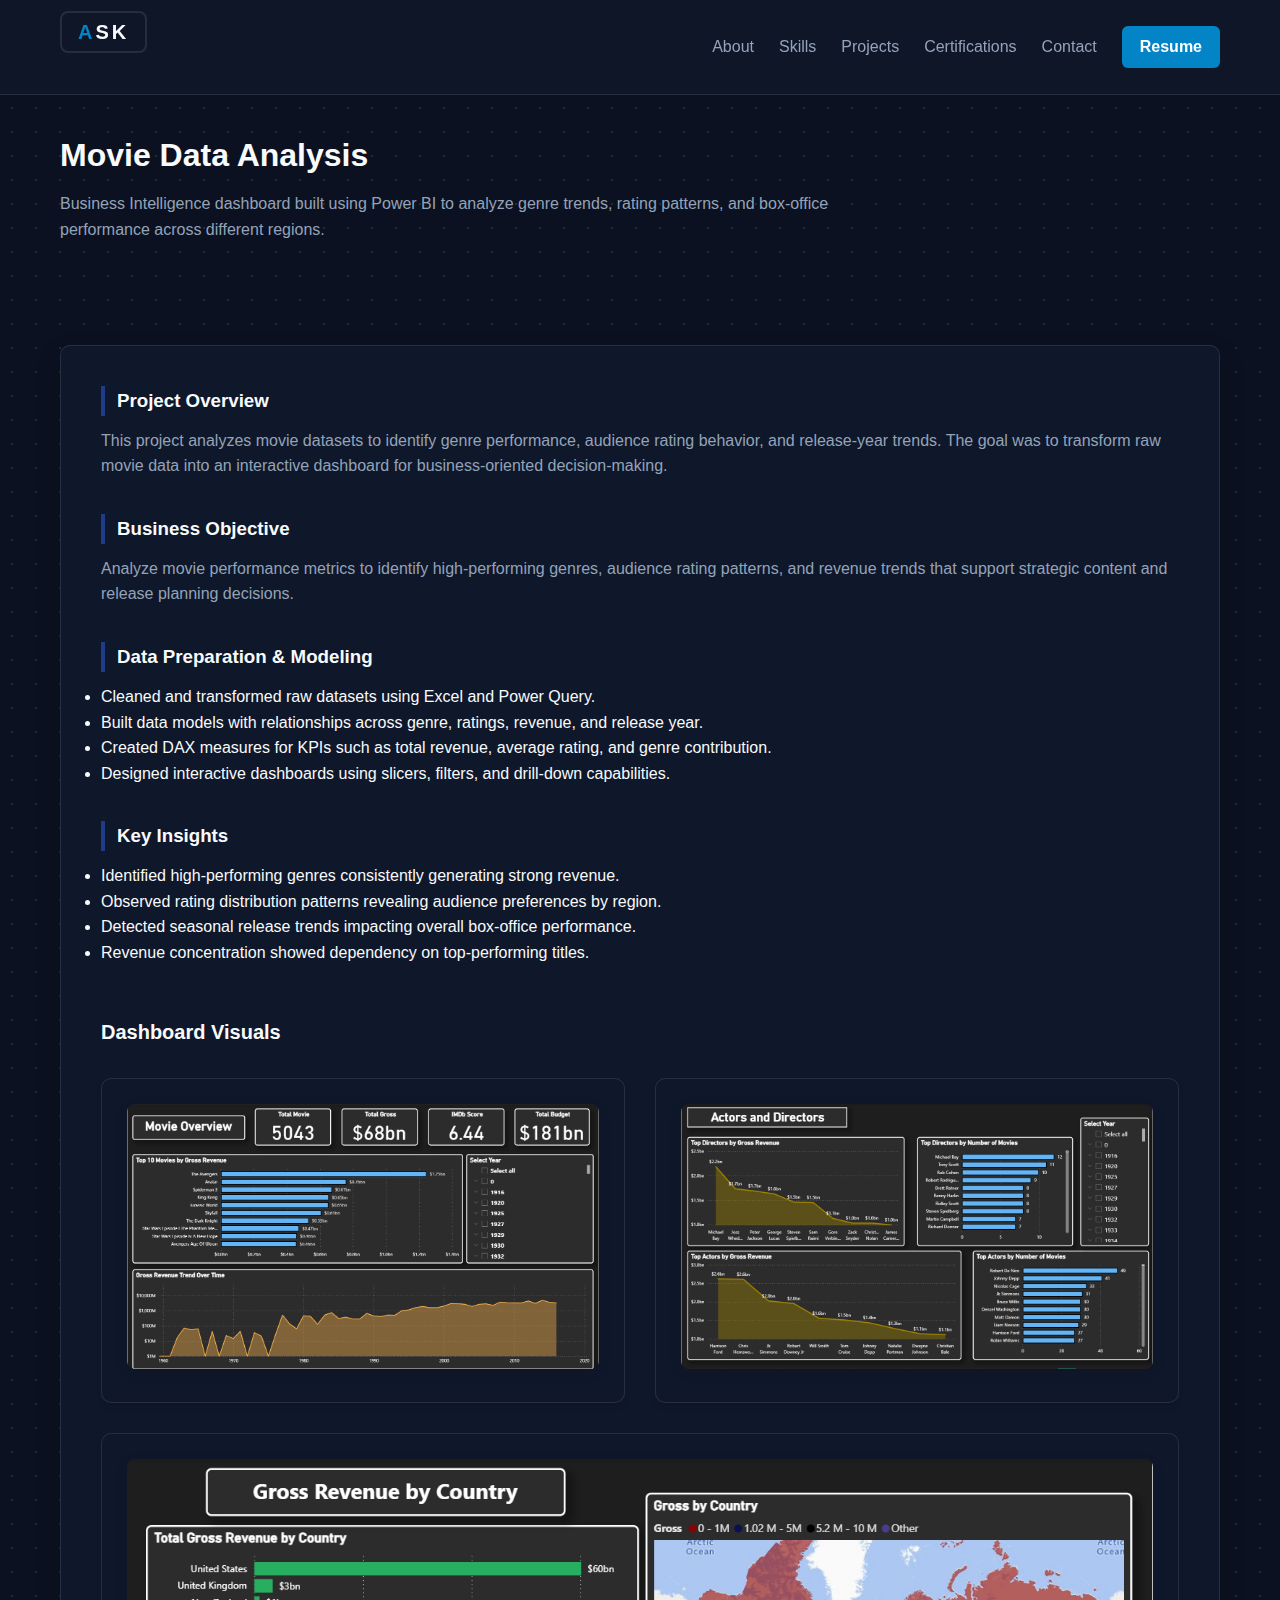
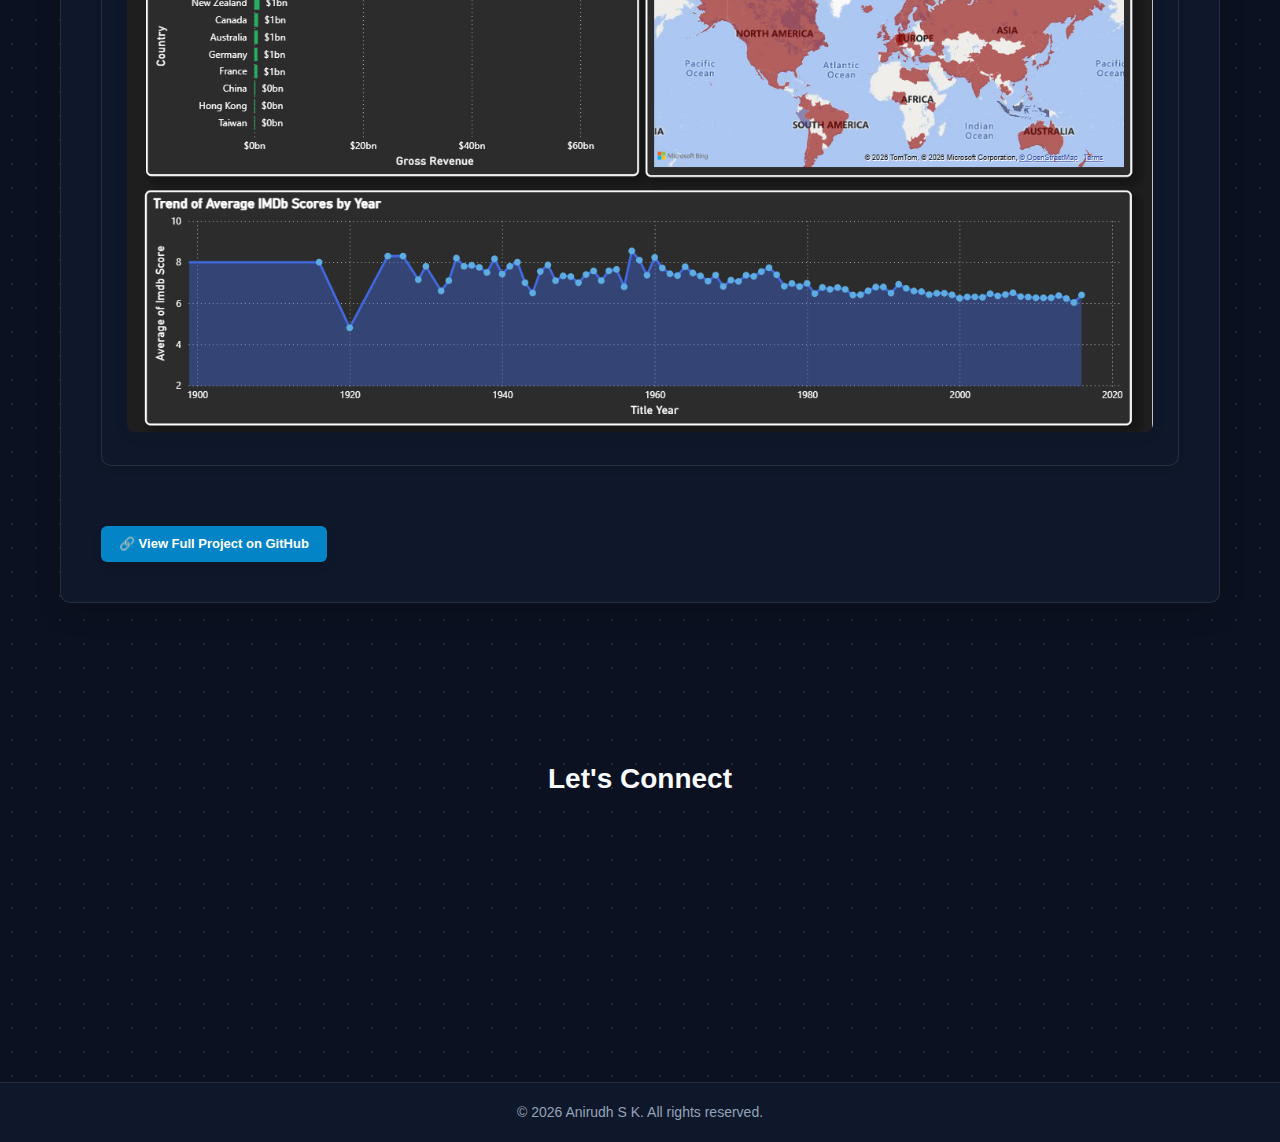
<file: projects/movie-analysis.html>
<!DOCTYPE html>
<html lang="en">

<head>
    <meta charset="UTF-8">
    <title>Movie Data Analysis | ASK</title>
    <meta name="viewport" content="width=device-width, initial-scale=1.0">
    <link rel="stylesheet" href="https://cdnjs.cloudflare.com/ajax/libs/font-awesome/6.5.0/css/all.min.css">
    <link rel="stylesheet" href="../style.css">
</head>

<body>

    <!-- ================= NAVBAR ================= -->
    <nav>
        <div class="container nav-container">
            <h2 class="logo">
                <a href="../index.html">
                    <span class="logo-accent">A</span>SK
                </a>
            </h2>

            <div class="nav-links-container" style="display: flex; align-items: center;">
                <ul>
                    <li><a href="../index.html#about">About</a></li>
                    <li><a href="../index.html#skills">Skills</a></li>
                    <li><a href="../index.html#projects">Projects</a></li>
                    <li><a href="../index.html#certifications">Certifications</a></li>
                    <li><a href="#contact">Contact</a></li>
                </ul>
                <a href="../assets/resume/Anirudh_SK_Resume.pdf" class="nav-resume-btn" download="Anirudh_SK_Resume.pdf"
                    style="margin-left: 25px; color: #fff; background: var(--accent-blue); padding: 8px 18px; border-radius: 6px; font-weight: 600; text-decoration: none;">Resume</a>
            </div>
        </div>
    </nav>


    <!-- ================= HERO ================= -->
    <section class="project-hero-section">
        <div class="container">

            <h1>Movie Data Analysis</h1>

            <p class="project-subtitle">
                Business Intelligence dashboard built using Power BI to analyze genre trends,
                rating patterns, and box-office performance across different regions.
            </p>

            <div class="project-tags">
                <span>Power BI</span>
                <span>DAX</span>
                <span>Power Query</span>
                <span>Excel</span>
            </div>

        </div>
    </section>


    <!-- ================= MAIN PROJECT CONTENT ================= -->
    <section class="project-detail-section">
        <div class="container">

            <div class="project-card">

                <!-- Overview -->
                <div class="project-section">
                    <h3>Project Overview</h3>
                    <p>
                        This project analyzes movie datasets to identify genre performance,
                        audience rating behavior, and release-year trends. The goal was to
                        transform raw movie data into an interactive dashboard for
                        business-oriented decision-making.
                    </p>
                </div>

                <!-- Business Objective -->
                <div class="project-section">
                    <h3>Business Objective</h3>
                    <p>
                        Analyze movie performance metrics to identify high-performing genres,
                        audience rating patterns, and revenue trends that support strategic
                        content and release planning decisions.
                    </p>
                </div>

                <!-- Data Preparation & Modeling -->
                <div class="project-section">
                    <h3>Data Preparation & Modeling</h3>
                    <ul>
                        <li>Cleaned and transformed raw datasets using Excel and Power Query.</li>
                        <li>Built data models with relationships across genre, ratings, revenue, and release year.</li>
                        <li>Created DAX measures for KPIs such as total revenue, average rating, and genre contribution.
                        </li>
                        <li>Designed interactive dashboards using slicers, filters, and drill-down capabilities.</li>
                    </ul>
                </div>

                <!-- Key Insights -->
                <div class="project-section">
                    <h3>Key Insights</h3>
                    <ul>
                        <li>Identified high-performing genres consistently generating strong revenue.</li>
                        <li>Observed rating distribution patterns revealing audience preferences by region.</li>
                        <li>Detected seasonal release trends impacting overall box-office performance.</li>
                        <li>Revenue concentration showed dependency on top-performing titles.</li>
                    </ul>
                </div>

                <!-- Dashboard Visuals -->
                <h3 class="section-title">Dashboard Visuals</h3>

                <div class="powerbi-grid">

                    <div class="powerbi-card half">
                        <img src="../assets/images/overview.png" alt="Dashboard Overview" class="powerbi-image">
                    </div>

                    <div class="powerbi-card half">
                        <img src="../assets/images/actors.png" alt="Actors Analysis" class="powerbi-image">
                    </div>

                    <div class="powerbi-card full">
                        <img src="../assets/images/gross-country.png" alt="Revenue by Country" class="powerbi-image">
                    </div>

                </div>

                <!-- GitHub -->
                <div class="github-section">
                    <a href="https://github.com/anirudhsk01/movie-data-analysis" target="_blank" class="btn">
                        🔗 View Full Project on GitHub
                    </a>
                </div>

            </div>

        </div>
    </section>

    <!-- Contact Section -->
    <section id="contact" class="contact-section">
        <div class="container">
            <h2 class="center">Let's Connect</h2>
            <div class="contact-grid">

                <div class="contact-box">
                    <a href="https://mail.google.com/mail/?view=cm&fs=1&to=anirudhsk555@gmail.com" target="_blank"
                        class="contact-link">
                        <i class="fas fa-envelope"></i>
                        <h4>Email</h4>
                        <p>anirudhsk555@gmail.com</p>
                    </a>
                </div>

                <div class="contact-box">
                    <a href="tel:+91 9809173284" class="contact-link">
                        <i class="fas fa-phone"></i>
                        <h4>Phone</h4>
                        <p>+91 9809173284</p>
                    </a>
                </div>

                <div class="contact-box">
                    <a href="https://www.linkedin.com/in/anirudh-s-k-23128b272/" target="_blank" class="contact-link">
                        <i class="fab fa-linkedin"></i>
                        <h4>LinkedIn</h4>
                        <p>View Profile</p>
                    </a>
                </div>

                <div class="contact-box">
                    <a href="https://github.com/anirudhsk01" target="_blank" class="contact-link">
                        <i class="fab fa-github"></i>
                        <h4>GitHub</h4>
                        <p>View Projects</p>
                    </a>
                </div>

                <div class="contact-box">
                    <a href="https://www.google.com/maps/place/Kerala,+India" target="_blank" class="contact-link">
                        <i class="fas fa-location-dot"></i>
                        <h4>Location</h4>
                        <p>Kerala, India</p>
                    </a>
                </div>
            </div>

        </div>
    </section>

    <!-- Footer -->
    <footer>
        <div class="container">
            <p>&copy; 2026 Anirudh S K. All rights reserved.</p>
        </div>
    </footer>

</body>

</html>
</file>
<file: style.css>
:root {
    /* Color Palette */
    --bg-main: #0b1120;
    /* Dark Navy */
    --bg-panel: #0f172a;
    /* Lighter Navy/Charcoal for panels */
    --bg-panel-hover: #1e293b;
    --text-primary: #f8fafc;
    /* Clean White/Light Gray */
    --text-secondary: #94a3b8;
    /* Soft Gray */
    --accent-blue: #0284c7;
    /* Electric Blue */
    --accent-blue-hover: #0369a1;
    --accent-teal: #14b8a6;
    /* Teal */
    --border-color: rgba(255, 255, 255, 0.1);

    /* Typography */
    --font-main: 'Inter', sans-serif;
}

* {
    margin: 0;
    padding: 0;
    box-sizing: border-box;
    font-family: var(--font-main);
}

body {
    line-height: 1.6;
    color: var(--text-primary);
    background-color: var(--bg-main);
    background-image: radial-gradient(var(--border-color) 1px, transparent 1px);
    background-size: 24px 24px;
}

.container {
    max-width: 1200px;
    margin: 0 auto;
    padding: 0 20px;
}

nav {
    position: fixed;
    top: 0;
    left: 0;
    width: 100%;
    background: rgba(15, 23, 42, 0.85);
    /* Translucent panel bg */
    backdrop-filter: blur(10px);
    z-index: 9999;
    border-bottom: 1px solid var(--border-color);
}

.nav-container {
    max-width: 1200px;
    /* or whatever you use */
    margin: 0 auto;
    /* THIS centers it */
    display: flex;
    justify-content: space-between;
    align-items: center;
    padding: 16px 20px;
    /* horizontal padding */
}

body {
    padding-top: 80px;
}

section {
    scroll-margin-top: 90px;
}


.logo {
    font-size: 20px;
    font-weight: 800;
    letter-spacing: 3px;
}

.logo a {
    text-decoration: none;
    color: var(--text-primary);
    padding: 8px 16px;
    border: 2px solid var(--border-color);
    border-radius: 8px;
    transition: all 0.3s ease;
}

/* Default accent (white background sections like navbar) */
.logo-accent {
    color: var(--accent-blue);
}

/* Accent override for dark footer */
.project-footer .logo-accent,
footer:not(.project-footer) .logo-accent {
    color: var(--accent-teal);
}

.logo a:hover {
    background: var(--bg-panel-hover);
    border-color: var(--accent-blue);
}

.logo a:hover .logo-accent {
    color: var(--accent-teal);
}


.nav-container {
    display: flex;
    justify-content: space-between;
    align-items: center;
}

nav ul {
    list-style: none;
    display: flex;
}

nav ul li {
    margin-left: 25px;
}

nav ul li a {
    text-decoration: none;
    color: var(--text-secondary);
    font-weight: 500;
    position: relative;
    transition: color 0.3s ease;
}

/* Underline animation */
nav ul li a::after {
    content: "";
    position: absolute;
    width: 0;
    height: 2px;
    bottom: -5px;
    left: 0;
    background-color: var(--accent-blue);
    transition: width 0.3s ease;
}

nav ul li a:hover::after {
    width: 100%;
}

.hero {
    padding: 80px 0;
}

.hero-content {
    display: flex;
    align-items: center;
    justify-content: space-between;
}

.hero-text {
    max-width: 600px;
}

.hero-text h1 {
    font-size: 32px;
    margin-bottom: 20px;
    color: var(--text-primary);
}

.hero-text p {
    margin-bottom: 20px;
}

h1 {
    font-weight: 700;
}

h2 {
    font-weight: 600;
}

p {
    font-weight: 400;
    color: var(--text-secondary);
}

.hero-image img {
    width: 280px;
    border-radius: 10px;
}

.section {
    padding: 90px 0;
}

#about {
    padding-top: 30px;
    padding-bottom: 30px;
}

.resume-section {
    padding: 40px 0;
}

.resume-card {
    padding: 30px 40px;
}


.light-bg {
    background: transparent;
}

h2 {
    margin-bottom: 30px;
    font-size: 28px;
}

.skills-grid {
    display: grid;
    grid-template-columns: repeat(auto-fit, minmax(180px, 1fr));
    gap: 25px;
}

.skill-card {
    background: var(--bg-panel);
    border: 1px solid var(--border-color);
    border-radius: 6px;
    height: 110px;

    display: flex;
    flex-direction: column;
    justify-content: center;
    align-items: center;

    text-align: center;
    padding: 12px 10px;
    gap: 8px;

    font-weight: 500;
    color: var(--text-primary);

    transition: 0.3s ease;
}

.skill-logo {
    width: 36px;
    height: 36px;
    object-fit: contain;
}

.skill-icon {
    font-size: 30px;
    color: #1f3c88;
}

.skills-category {
    margin-bottom: 30px;
}

.skills-category h3 {
    margin-bottom: 20px;
    font-weight: 600;
    color: var(--accent-teal);
}

.skills-section {
    padding: 50px 0;
    /* reduce from 90 to 50 */
}

.project-card {
    background: var(--bg-panel);
    color: var(--text-primary);
    border: 1px solid var(--border-color);
    padding: 32px 40px;
    margin-bottom: 24px;
    border-radius: 10px;
}

.project-category {
    margin-top: 20px;
    margin-bottom: 20px;
    font-size: 20px;
    font-weight: 600;
    color: #1f3c88;
}

.cert-section {
    padding: 40px 0;
}

.cert-grid {
    display: grid;
    grid-template-columns: repeat(auto-fit, minmax(300px, 1fr));
    gap: 25px;
    margin-top: 30px;
}

.cert-card {
    background: var(--bg-panel);
    padding: 25px;
    border: 1px solid var(--border-color);
    border-radius: 8px;
    box-shadow: 0 4px 6px -1px rgba(0, 0, 0, 0.1);
    transition: transform 0.3s ease, box-shadow 0.3s ease;
}

.cert-card:hover {
    transform: translateY(-6px);
    box-shadow: 0 12px 28px rgba(0, 0, 0, 0.12);
}

.cert-card h4 {
    margin-bottom: 8px;
    font-weight: 600;
}

.cert-card p {
    color: var(--text-secondary);
    font-size: 14px;
    margin-bottom: 10px;
}

.cert-card a {
    text-decoration: none;
    color: var(--accent-blue);
    font-weight: 500;
}

.cert-card a:hover {
    text-decoration: underline;
}

/* Cert card: horizontal layout — logo left, content right */
.cert-card {
    display: flex;
    flex-direction: row;
    align-items: center;
    gap: 0;
}

/* LEFT SECTION — logo only, centered */
.cert-header {
    display: flex;
    align-items: center;
    gap: 24px;
}

.cert-logo {
    width: 90px;
    /* fixed visual space */
    height: 70px;
    /* equal vertical space */
    display: flex;
    align-items: center;
    justify-content: center;
    border-right: 1px solid #eee;
    padding-right: 20px;
    flex-shrink: 0;
}

.cert-logo img {
    max-height: 50px;
    /* logo size control */
    max-width: 100%;
    object-fit: contain;
}

/* RIGHT SECTION — title, issued-by, link */
/* Certification content area */
.cert-body {
    flex: 1;
}

/* Certification title */
.cert-body h4 {
    margin-bottom: 8px;
    font-size: 15px;
    font-weight: 600;
    color: var(--text-primary);
    line-height: 1.4;
}

/* Initial hidden state for animation */
.cert-card {
    opacity: 0;
    transform: translateY(30px);
    transition: opacity 0.6s ease, transform 0.6s ease;
}

/* Visible state when JS adds .show */
.cert-card.show {
    opacity: 1;
    transform: translateY(0);
}



.btn {
    display: inline-flex;
    align-items: center;
    justify-content: center;

    background: var(--accent-blue);
    color: #ffffff;
    padding: 8px 18px;
    text-decoration: none;
    border-radius: 6px;

    font-weight: 600;
    font-size: 13px;

    transition: all 0.3s ease;

    width: auto;
    max-width: fit-content;
    margin-top: 20px;
}

.btn:hover {
    background: var(--accent-blue-hover);
    transform: translateY(-2px);
}

.center {
    text-align: center;
}

footer:not(.project-footer) {
    text-align: center;
    padding: 18px;
    background: var(--bg-panel);
    color: var(--text-secondary);
    font-size: 14px;
    border-top: 1px solid var(--border-color);
}

html,
body {
    height: 100%;
}

body {
    display: flex;
    flex-direction: column;
    min-height: 100vh;
}

main {
    flex: 1;
}



/* -------------------- */
/* HOVER EFFECTS */
/* -------------------- */

nav ul li a:hover {
    color: var(--accent-blue);
}

.btn:hover {
    background: var(--accent-blue-hover);
    transition: 0.3s;
}

.skill-card:hover,
.project-card:hover {
    transform: translateY(-5px);
    box-shadow: 0 5px 20px rgba(0, 0, 0, 0.08);
    transition: 0.3s;
}

.fade-in {
    opacity: 0;
    transform: translateY(25px);
    transition: opacity 0.45s ease-out, transform 0.45s ease-out;
}

.fade-in.show {
    opacity: 1;
    transform: translateY(0);
}

/* ---------------- MOBILE RESPONSIVE (KEEP LAST) ---------------- */

@media (max-width: 768px) {

    .hero-content {
        flex-direction: column;
        text-align: center;
    }

    .hero-image {
        margin-top: 30px;
    }

    nav ul {
        display: none;
    }
}

.project-images {
    margin-top: 20px;
}

/* Top two images */
.top-images {
    display: flex;
    gap: 20px;
    justify-content: center;
    margin-bottom: 20px;
}

/* Bottom centered image */
.bottom-image {
    display: flex;
    justify-content: center;
}

/* Image styling */
.project-image {
    width: 100%;
    max-width: 500px;
    border: 2px solid var(--border-color);
    border-radius: 12px;
    box-shadow: 0 8px 30px rgba(0, 0, 0, 0.5);
    transition: transform 0.3s ease;
}

.project-image:hover {
    transform: scale(1.02);
}

@media (max-width: 768px) {
    .top-images {
        flex-direction: column;
        align-items: center;
    }

    .project-image {
        max-width: 100%;
    }
}

canvas {
    max-width: 600px;
    height: 300px !important;
    margin: 20px auto;
    display: block;
}

/* ============================= */
/* Contact Section & Hover Animations */
/* ============================= */

.contact-section {
    padding: 60px 0;
}

.contact-grid {
    display: grid;
    grid-template-columns: repeat(auto-fit, minmax(180px, 1fr));
    gap: 25px;
    margin-top: 30px;
}

.contact-box {
    background: var(--bg-panel);
    border: 1px solid var(--border-color);
    border-radius: 8px;
    padding: 25px 15px;
    text-align: center;
    transition: all 0.3s ease;
    box-shadow: 0 4px 6px -1px rgba(0, 0, 0, 0.1);
}

.contact-link {
    text-decoration: none;
    color: var(--text-primary);
    display: flex;
    flex-direction: column;
    align-items: center;
    gap: 10px;
}

.contact-link i {
    font-size: 32px;
    color: var(--accent-blue);
    margin-bottom: 5px;
    transition: transform 0.3s ease, color 0.3s ease;
}

.contact-box h4 {
    font-size: 16px;
    font-weight: 600;
}

.contact-box p {
    font-size: 14px;
    color: var(--text-secondary);
}

/* Hover Animations for Everything */

.contact-box:hover {
    transform: translateY(-10px) scale(1.02);
    box-shadow: 0 15px 35px rgba(2, 132, 199, 0.25);
    border-color: var(--accent-blue);
    background: linear-gradient(145deg, var(--bg-panel-hover), var(--bg-panel));
}

.contact-box:hover .contact-link i {
    transform: scale(1.2) rotate(5deg);
    color: var(--accent-teal);
    text-shadow: 0 0 15px rgba(20, 184, 166, 0.4);
}

.section {
    transition: transform 0.4s ease, opacity 0.4s ease;
}

.section:hover {
    transform: translateY(-2px);
}

.project-preview-card:hover {
    transform: translateY(-6px);
    box-shadow: 0 12px 28px rgba(0, 0, 0, 0.2);
    border-color: var(--accent-blue);
}

.btn {
    transition: all 0.3s ease;
    box-shadow: 0 4px 10px rgba(0, 0, 0, 0.1);
}

.btn:hover {
    transform: translateY(-3px) scale(1.02);
    box-shadow: 0 8px 20px rgba(2, 132, 199, 0.4);
}

.nav-resume-btn {
    transition: all 0.3s ease;
}

.nav-resume-btn:hover {
    background: var(--accent-blue-hover);
    transform: translateY(-2px);
    box-shadow: 0 4px 12px rgba(2, 132, 199, 0.4);
}

/* ============================= */
/* PYTHON DASHBOARD STYLING */
/* ============================= */

/* KPI GRID */
.kpi-grid {
    display: grid;
    grid-template-columns: repeat(auto-fit, minmax(200px, 1fr));
    gap: 20px;
    margin-top: 40px;
    /* 👈 added space above */
    margin-bottom: 40px;
}

.kpi-card {
    background: var(--bg-panel);
    padding: 20px;
    border-radius: 8px;
    border: 1px solid var(--border-color);
    text-align: center;
    box-shadow: 0 4px 12px rgba(0, 0, 0, 0.05);
}

.kpi-card h4 {
    font-size: 14px;
    font-weight: 600;
    color: var(--text-secondary);
    margin-bottom: 10px;
}

.kpi-card p {
    font-size: 24px;
    font-weight: 700;
    color: var(--accent-blue);
}

.chart-grid {
    display: grid;
    grid-template-columns: repeat(2, 1fr);
    gap: 30px;
    margin-top: 30px;
}

.chart-card {
    background: var(--bg-panel);
    padding: 25px;
    border-radius: 10px;
    border: 1px solid var(--border-color);
    box-shadow: 0 4px 6px -1px rgba(0, 0, 0, 0.1);
    transition: transform 0.3s ease;
}

.chart-card:hover {
    transform: translateY(-4px);
}

/* Half width cards (top row) */
.chart-card.half {
    grid-column: span 1;
}

/* Full width card (bottom row) */
.chart-card.full {
    grid-column: span 2;
}

/* Clean chart titles */
.chart-card h4 {
    margin-bottom: 15px;
    font-weight: 600;
    color: var(--text-primary);
}

/* Fix canvas height consistency */
.chart-card canvas {
    width: 100% !important;
    height: 300px !important;
}

/* Responsive layout */
@media (max-width: 768px) {
    .chart-grid {
        grid-template-columns: 1fr;
    }

    .chart-card.full {
        grid-column: span 1;
    }
}

.kpi-card:hover {
    transform: translateY(-5px);
    transition: 0.3s ease;
}

/* ============================= */
/* POWER BI DASHBOARD GRID */
/* ============================= */

.powerbi-grid {
    display: grid;
    grid-template-columns: repeat(2, 1fr);
    gap: 30px;
    margin-top: 30px;
}

.powerbi-card {
    background: var(--bg-panel);
    padding: 25px;
    border-radius: 10px;
    border: 1px solid var(--border-color);
    box-shadow: 0 4px 6px -1px rgba(0, 0, 0, 0.1);
    transition: transform 0.3s ease;
}

.powerbi-card:hover {
    transform: translateY(-4px);
}

.powerbi-card.full {
    grid-column: span 2;
}

.powerbi-image {
    width: 100%;
    border-radius: 8px;
    box-shadow: 0 4px 14px rgba(0, 0, 0, 0.08);
}

/* Responsive */
@media (max-width: 768px) {
    .powerbi-grid {
        grid-template-columns: 1fr;
    }

    .powerbi-card.full {
        grid-column: span 1;
    }
}

.project-preview-card {
    background: var(--bg-panel);
    padding: 30px;
    border-radius: 8px;
    border: 1px solid var(--border-color);
    box-shadow: 0 4px 6px -1px rgba(0, 0, 0, 0.1);
    margin-bottom: 25px;
    transition: 0.3s ease;
}

.project-preview-card:hover {
    transform: translateY(-4px);
}

.project-preview-card p {
    margin: 15px 0;
}

.project-hero {
    margin-bottom: 40px;
}

.project-hero h1 {
    font-size: 32px;
    margin-bottom: 10px;
}

.project-tags span {
    display: inline-block;
    background: rgba(2, 132, 199, 0.2);
    color: var(--accent-blue);
    padding: 6px 12px;
    margin-right: 8px;
    border-radius: 20px;
    font-size: 13px;
    font-weight: 600;
}

.project-section {
    margin-bottom: 35px;
}

.project-section h3 {
    margin-bottom: 12px;
    border-left: 4px solid #1f3c88;
    padding-left: 12px;
}

.section-title {
    margin-top: 50px;
    margin-bottom: 20px;
    font-size: 20px;
    font-weight: 600;
}

.project-hero {
    margin: 30px 0 40px 0;
}

.project-hero h1 {
    font-size: 32px;
    margin-bottom: 12px;
}

.project-hero p {
    max-width: 700px;
    color: var(--text-secondary);
    margin-bottom: 15px;
}

/* Container */
.project-tags {
    display: flex;
    flex-wrap: wrap;
    gap: 10px;
    margin-top: 10px;
}

/* Tag Styling */
.project-tags span {
    background: #eef2ff;
    color: #1f3c88;
    padding: 6px 14px;
    border-radius: 20px;
    font-size: 13px;
    font-weight: 600;
    transition: all 0.3s ease;

    /* Animation Initial State */
    opacity: 0;
    transform: translateY(10px);
    animation: tagFadeIn 0.6s ease forwards;
}

/* Sequential Animation Delay */
.project-tags span:nth-child(1) {
    animation-delay: 0.1s;
}

.project-tags span:nth-child(2) {
    animation-delay: 0.2s;
}

.project-tags span:nth-child(3) {
    animation-delay: 0.3s;
}

.project-tags span:nth-child(4) {
    animation-delay: 0.4s;
}

.project-tags span:nth-child(5) {
    animation-delay: 0.5s;
}

.project-tags span:nth-child(6) {
    animation-delay: 0.6s;
}

/* Hover Effect */
.project-tags span:hover {
    background: #1f3c88;
    color: #ffffff;
    transform: translateY(-3px);
}

/* Keyframe */
@keyframes tagFadeIn {
    to {
        opacity: 1;
        transform: translateY(0);
    }
}

.resume-section {
    padding: 30px 0;
}

.resume-card {
    padding: 40px 50px;
}

.resume-left h2 {
    font-size: 30px;
}

.contact-info {
    max-width: 500px;
    margin: 30px auto 0 auto;
    color: var(--text-secondary);
}

.contact-item {
    display: flex;
    align-items: center;
    gap: 15px;
    margin-bottom: 18px;
    font-size: 16px;
}

.contact-item i {
    color: var(--accent-blue);
    font-size: 18px;
    width: 25px;
}

.contact-item a {
    text-decoration: none;
    color: var(--text-primary);
    font-weight: 500;
}

.contact-item a:hover {
    color: #1f3c88;
}

.contact-grid {
    display: flex;
    justify-content: center;
    gap: 30px;
    margin-top: 40px;
    flex-wrap: nowrap;
    /* keeps everything in one line */
}

.contact-box {
    display: flex;
    flex-direction: column;
    justify-content: center;
    align-items: center;
    height: 180px;
    flex: 1 1 200px;
    /* flex grow, shrink, and a solid base width */
    max-width: 250px;
    opacity: 0;
    transform: translateY(20px);
    transition: all 0.6s ease;
}

.contact-box.show {
    opacity: 1;
    transform: translateY(0);
}

.contact-link {
    display: flex;
    flex-direction: column;
    align-items: center;
    text-decoration: none;
    color: inherit;
    cursor: pointer;
    width: 100%;
}

/* Project Page Navbar */
.project-nav {
    background: #fff;
    border-bottom: 1px solid #eee;
    padding: 15px 0;
}

.back-link {
    text-decoration: none;
    color: #1f3c88;
    font-weight: 500;
}

.back-link:hover {
    text-decoration: underline;
}

/* Hero Section */
.project-hero-section {
    padding: 50px 0 20px 0;
}

.project-subtitle {
    max-width: 800px;
    margin-top: 10px;
    color: var(--text-secondary);
}

.project-tags span {
    display: inline-block;
    background: #f2f4f8;
    padding: 6px 14px;
    margin: 8px 8px 0 0;
    border-radius: 20px;
    font-size: 14px;
}

/* Detail Section */
.project-detail-section {
    padding: 30px 0 70px 0;
}

.project-card {
    background: var(--bg-panel);
    color: var(--text-primary);
    border: 1px solid var(--border-color);
    padding: 40px;
    border-radius: 10px;
}

/* KPI */
.kpi-grid {
    display: grid;
    grid-template-columns: repeat(auto-fit, minmax(200px, 1fr));
    gap: 20px;
    margin-top: 20px;
}

/* Charts */
.chart-grid {
    margin-top: 25px;
    display: grid;
    gap: 25px;
}

.chart-card {
    background: var(--bg-panel);
    padding: 20px;
    border-radius: 10px;
}

.chart-card.half {
    grid-column: span 1;
}

.chart-card.full {
    grid-column: span 2;
}

@media (max-width: 768px) {
    .chart-card.full {
        grid-column: span 1;
    }
}

.github-section {
    margin-top: 40px;
}

/* Back Button Style */
.back-btn {
    display: inline-block;
    background: #1f3c88;
    color: #ffffff;
    padding: 8px 16px;
    /* reduced size */
    border-radius: 6px;
    /* slightly tighter */
    text-decoration: none;
    font-weight: 500;
    font-size: 14px;
    /* slightly smaller text */
    transition: all 0.3s ease;
}

.back-btn:hover {
    background: #162d66;
    transform: translateY(-1px);
}



.project-card,
.skill-card,
.contact-box,
.resume-card {
    box-shadow: 0 10px 28px rgba(0, 0, 0, 0.12);
}

.project-card:hover,
.skill-card:hover,
.contact-box:hover,
.resume-card:hover {
    transform: translateY(-6px);
    box-shadow: 0 18px 45px rgba(0, 0, 0, 0.20);
}
</file>
